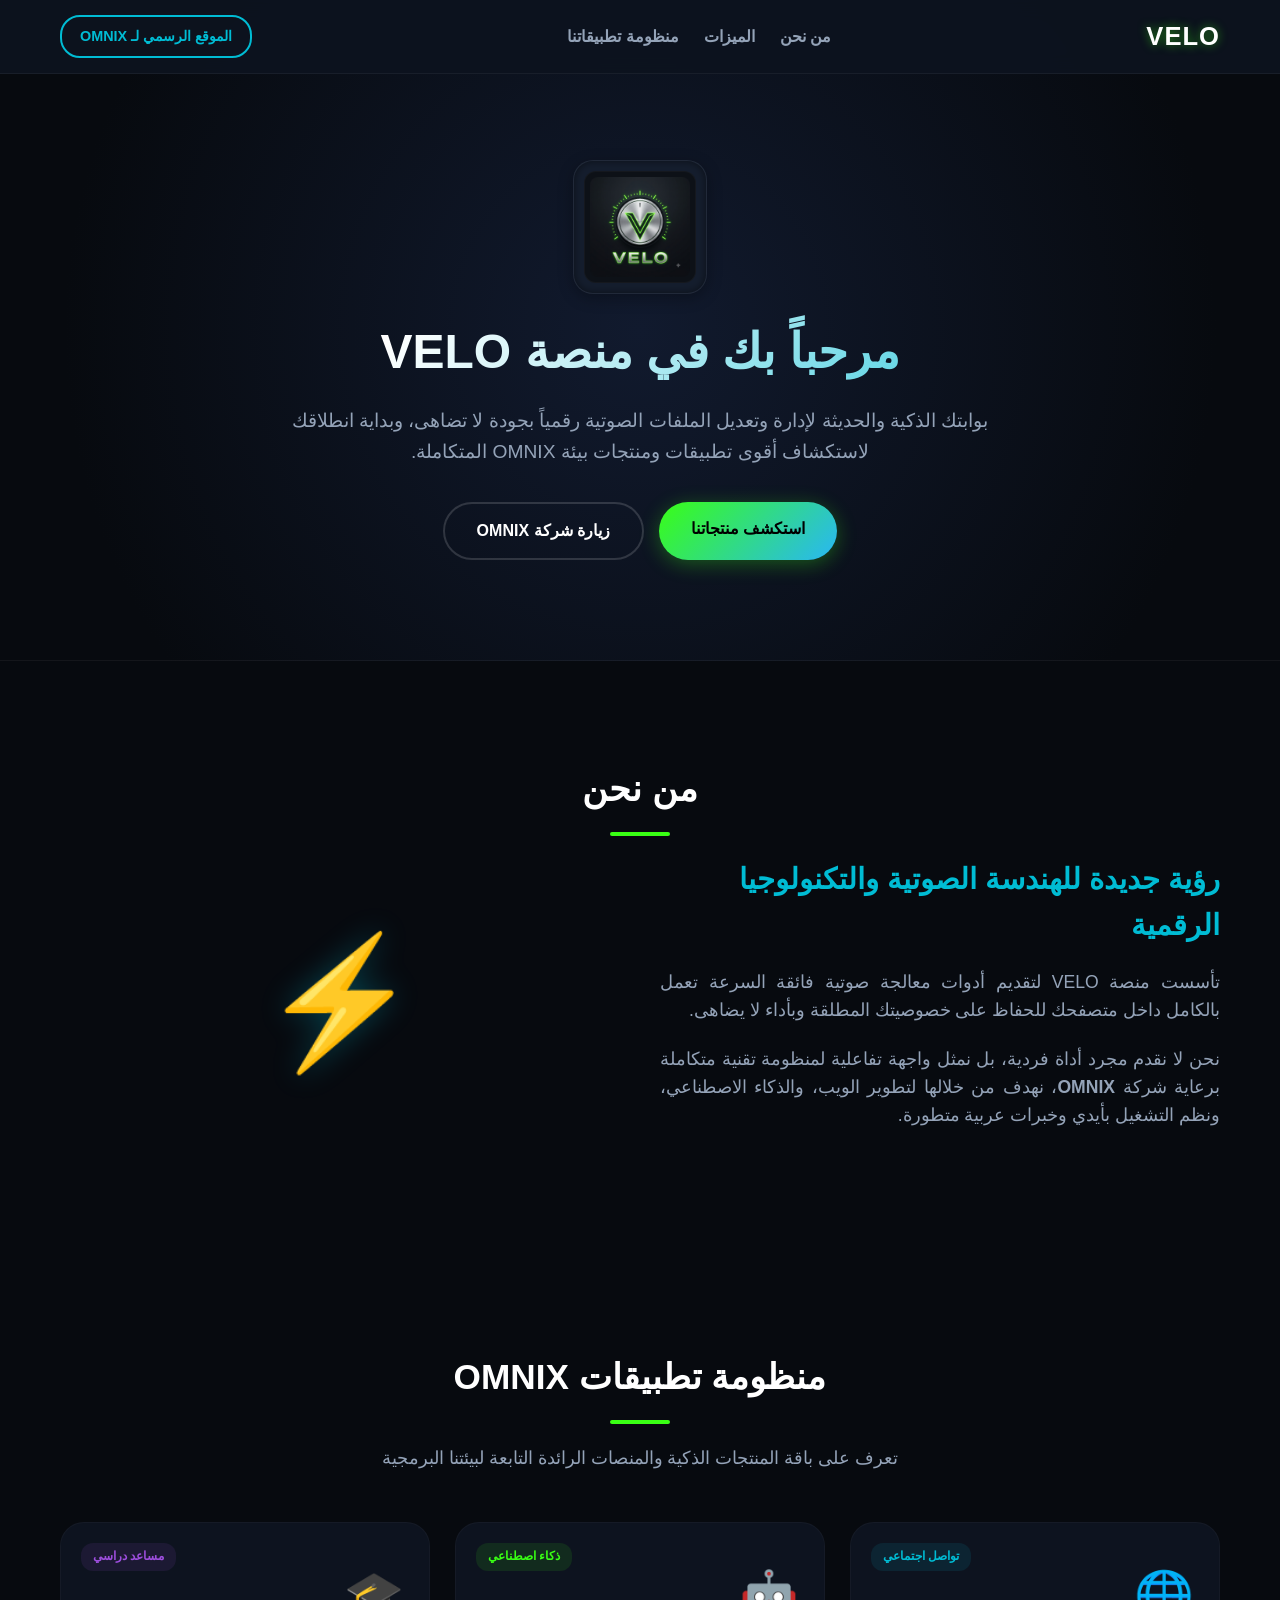
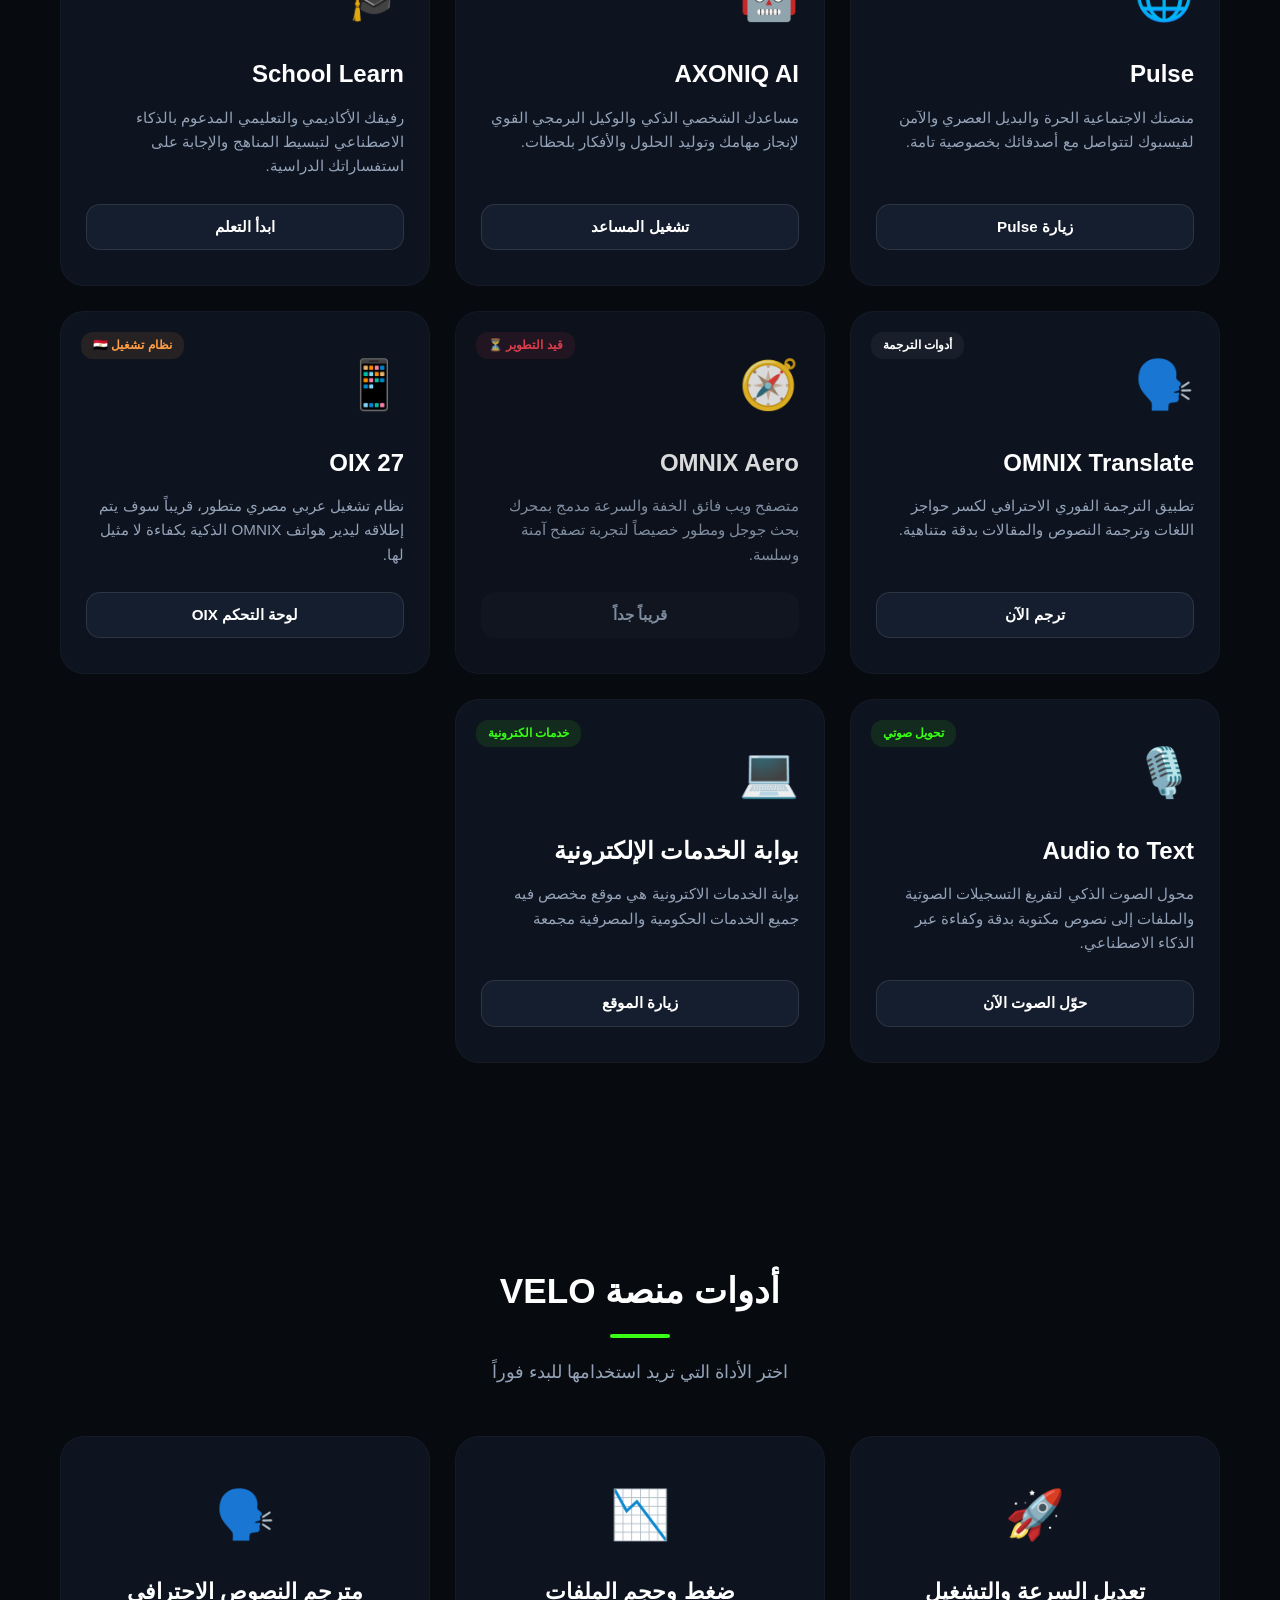
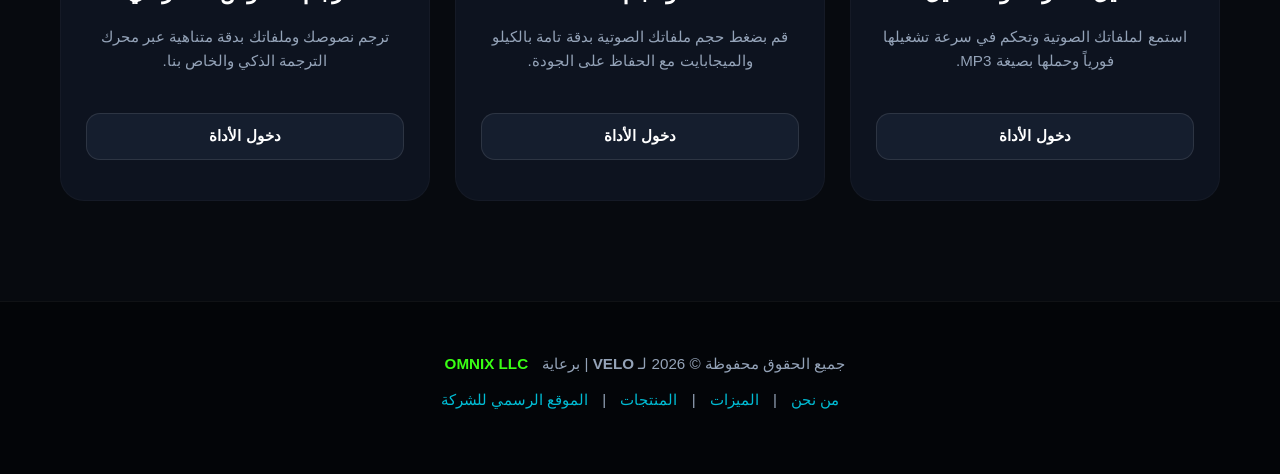
<file: index.html>
<!DOCTYPE html>
<html lang="ar" dir="rtl">
<head>
    <meta charset="UTF-8">
    <meta name="viewport" content="width=device-width, initial-scale=1.0">
    <title>VELO - بوابة تطبيقات OMNIX</title>
    <!-- ربط ملف الـ CSS الخارجي المطور -->
    <link rel="stylesheet" href="home.css">
    <link href="https://fonts.googleapis.com/css2?family=Cairo:wght@400;600;700;900&display=swap" rel="stylesheet">
    <link rel="icon" type="image/png" href="لوجو.png">
</head>
<body>

    <!-- شريط التنقل العلوي (Navbar) -->
    <nav class="navbar">
        <div class="nav-container">
            <div class="nav-brand">
                <span class="brand-glow">VELO</span>
            </div>
            <ul class="nav-links">
                <li><a href="#about">من نحن</a></li>
                <li><a href="#features">الميزات</a></li>
                <li><a href="#products">منظومة تطبيقاتنا</a></li>
            </ul>
            <a href="https://omnixllc.lovable.app" target="_blank" class="btn-nav">الموقع الرسمي لـ OMNIX</a>
        </div>
    </nav>

    <!-- قسم الترحيب والبطولة -->
    <header class="hero">
        <div class="logo-container">
            <div class="logo-wrapper">
                <img src="لوجو.png" alt="VELO Logo" class="logo-img">
            </div>
        </div>
        <h1>مرحباً بك في منصة VELO</h1>
        <p>بوابتك الذكية والحديثة لإدارة وتعديل الملفات الصوتية رقمياً بجودة لا تضاهى، وبداية انطلاقك لاستكشاف أقوى تطبيقات ومنتجات بيئة OMNIX المتكاملة.</p>
        <div class="hero-actions">
            <a href="#products" class="btn-primary">استكشف منتجاتنا</a>
            <a href="https://omnixllc.lovable.app" target="_blank" class="btn-secondary-hero">زيارة شركة OMNIX</a>
        </div>
    </header>

    <!-- قسم من نحن -->
    <section id="about">
        <h2 class="section-title">من نحن</h2>
        <div class="about-grid">
            <div class="about-col about-text">
                <h3>رؤية جديدة للهندسة الصوتية والتكنولوجيا الرقمية</h3>
                <p>تأسست منصة VELO لتقديم أدوات معالجة صوتية فائقة السرعة تعمل بالكامل داخل متصفحك للحفاظ على خصوصيتك المطلقة وبأداء لا يضاهى.</p>
                <p>نحن لا نقدم مجرد أداة فردية، بل نمثل واجهة تفاعلية لمنظومة تقنية متكاملة برعاية شركة <strong>OMNIX</strong>، نهدف من خلالها لتطوير الويب، والذكاء الاصطناعي، ونظم التشغيل بأيدي وخبرات عربية متطورة.</p>
            </div>
            <div class="about-col icon-col">
                <div class="about-graphic">⚡</div>
            </div>
        </div>
    </section>

    <!-- قسم منتجات المنصة (Products Grid Showcase) -->
    <section id="products">
        <h2 class="section-title">منظومة تطبيقات OMNIX</h2>
        <p class="section-subtitle">تعرف على باقة المنتجات الذكية والمنصات الرائدة التابعة لبيئتنا البرمجية</p>
        
        <div class="products-grid">
            
            <!-- 1. Pulse -->
            <div class="product-card">
                <div class="prod-badge badge-social">تواصل اجتماعي</div>
                <div class="prod-icon">🌐</div>
                <h3>Pulse</h3>
                <p>منصتك الاجتماعية الحرة والبديل العصري والآمن لفيسبوك لتتواصل مع أصدقائك بخصوصية تامة.</p>
                <a href="https://pulse-omnix.lovable.app" target="_blank" class="prod-link-btn">زيارة Pulse</a>
            </div>

            <!-- 2. AXONIQ AI -->
            <div class="product-card">
                <div class="prod-badge badge-ai">ذكاء اصطناعي</div>
                <div class="prod-icon">🤖</div>
                <h3>AXONIQ AI</h3>
                <p>مساعدك الشخصي الذكي والوكيل البرمجي القوي لإنجاز مهامك وتوليد الحلول والأفكار بلحظات.</p>
                <a href="https://agent.jotform.com/01999feb586f7f22bc2e40ecd0f77e2ca2d9" target="_blank" class="prod-link-btn">تشغيل المساعد</a>
            </div>

            <!-- 3. School Learn -->
            <div class="product-card">
                <div class="prod-badge badge-edu">مساعد دراسي</div>
                <div class="prod-icon">🎓</div>
                <h3>School Learn</h3>
                <p>رفيقك الأكاديمي والتعليمي المدعوم بالذكاء الاصطناعي لتبسيط المناهج والإجابة على استفساراتك الدراسية.</p>
                <a href="https://app.edcafe.ai/chatbots/694bc76c77a50eb783944f0c" target="_blank" class="prod-link-btn">ابدأ التعلم</a>
            </div>

            <!-- 4. OMNIX Translate -->
            <div class="product-card">
                <div class="prod-badge badge-tool">أدوات الترجمة</div>
                <div class="prod-icon">🗣️</div>
                <h3>OMNIX Translate</h3>
                <p>تطبيق الترجمة الفوري الاحترافي لكسر حواجز اللغات وترجمة النصوص والمقالات بدقة متناهية.</p>
                <a href="https://omnix-translate.lovable.app" target="_blank" class="prod-link-btn">ترجم الآن</a>
            </div>

            <!-- 5. OMNIX Aero -->
            <div class="product-card dev-card">
                <div class="prod-badge badge-dev">قيد التطوير ⏳</div>
                <div class="prod-icon">🧭</div>
                <h3>OMNIX Aero</h3>
                <p>متصفح ويب فائق الخفة والسرعة مدمج بمحرك بحث جوجل ومطور خصيصاً لتجربة تصفح آمنة وسلسة.</p>
                <span class="prod-link-btn disabled">قريباً جداً</span>
            </div>

            <!-- 6. OIX 27 -->
            <div class="product-card">
                <div class="prod-badge badge-os">نظام تشغيل 🇪🇬</div>
                <div class="prod-icon">📱</div>
                <h3>OIX 27</h3>
                <p>نظام تشغيل عربي مصري متطور، قريباً سوف يتم إطلاقه ليدير هواتف OMNIX الذكية بكفاءة لا مثيل لها.</p>
                <a href="https://oix-os-dashboard-32710971962.us-west1.run.app/" target="_blank" class="prod-link-btn btn-os">لوحة التحكم OIX</a>
            </div>

            <!-- 7. Audio to Text -->
            <div class="product-card">
                <div class="prod-badge badge-ai">تحويل صوتي</div>
                <div class="prod-icon">🎙️</div>
                <h3>Audio to Text</h3>
                <p>محول الصوت الذكي لتفريغ التسجيلات الصوتية والملفات إلى نصوص مكتوبة بدقة وكفاءة عبر الذكاء الاصطناعي.</p>
                <a href="https://ai.studio/apps/50021029-25b6-42e1-9110-183f9dffd6e2?fullscreenApplet=true" target="_blank" class="prod-link-btn">حوّل الصوت الآن</a>
            </div>
            <div class="product-card">
                <div class="prod-badge badge-ai">خدمات الكترونية</div>
                <div class="prod-icon">💻</div>
                <h3>بوابة الخدمات الإلكترونية</h3>
                <p>بوابة الخدمات الاكترونية هي موقع مخصص فيه جميع الخدمات الحكومية والمصرفية مجمعة</p>
                <a href="https://abdou825.github.io/bwabet-elkhadmat/" target="_blank" class="prod-link-btn">زيارة الموقع</a>
            </div>

        </div>
    </section>
    <!-- قسم ميزات وأدوات المنصة التفاعلي -->
    <section id="features">
        <h2 class="section-title">أدوات منصة VELO</h2>
        <p class="section-subtitle">اختر الأداة التي تريد استخدامها للبدء فوراً</p>
        <div class="features-grid">
            
            <!-- كارت أداة السرعة -->
            <div class="feature-card">
                <div class="feature-icon">🚀</div>
                <h3>تعديل السرعة والتشغيل</h3>
                <p>استمع لملفاتك الصوتية وتحكم في سرعة تشغيلها فورياً وحملها بصيغة MP3.</p>
                <a href="ar.html" class="prod-link-btn" style="margin-top: 15px;">دخول الأداة</a>
            </div>

            <!-- كارت أداة الضغط -->
            <div class="feature-card">
                <div class="feature-icon">📉</div>
                <h3>ضغط وحجم الملفات</h3>
                <p>قم بضغط حجم ملفاتك الصوتية بدقة تامة بالكيلو والميجابايت مع الحفاظ على الجودة.</p>
                <a href="compress_ar.html" class="prod-link-btn" style="margin-top: 15px;">دخول الأداة</a>
            </div>

            <!-- كارت أداة الترجمة -->
            <div class="feature-card">
                <div class="feature-icon">🗣️</div>
                <h3>مترجم النصوص الاحترافي</h3>
                <p>ترجم نصوصك وملفاتك بدقة متناهية عبر محرك الترجمة الذكي والخاص بنا.</p>
                <a href="translate.html" class="prod-link-btn" style="margin-top: 15px;">دخول الأداة</a>
            </div>

        </div>
    </section>

    <!-- تذييل الصفحة -->
    <footer>
        <p>جميع الحقوق محفوظة © 2026 لـ <strong>VELO</strong> | برعاية <a href="https://omnixllc.lovable.app" target="_blank" style="color: var(--color-neon-green); font-weight: bold;">OMNIX LLC</a></p>
        <p>
            <a href="#about">من نحن</a> | 
            <a href="#features">الميزات</a> | 
            <a href="#products">المنتجات</a> | 
            <a href="https://omnixllc.lovable.app" target="_blank">الموقع الرسمي للشركة</a>
        </p>
    </footer>

</body>
</html>
</file>
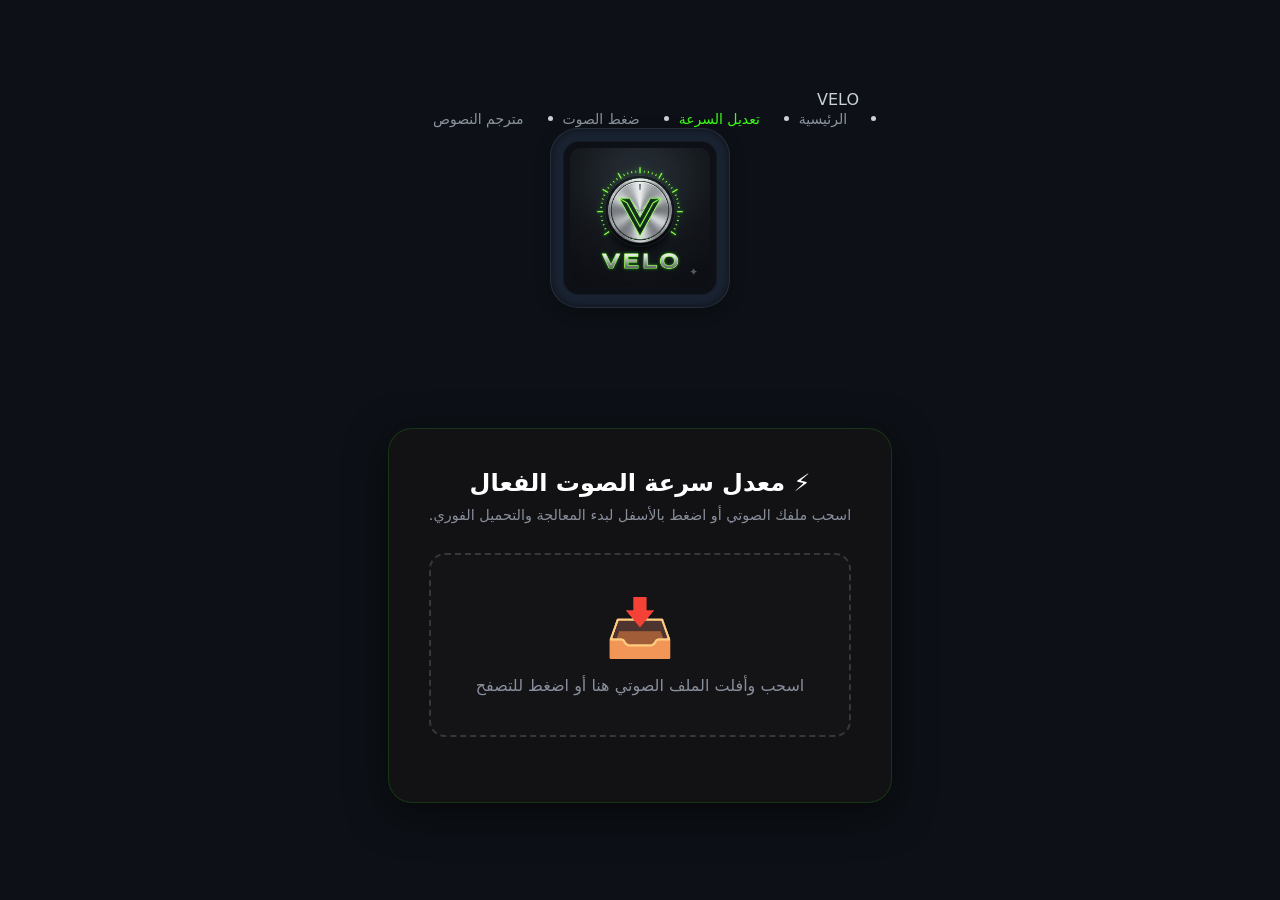
<file: ar.html>
<!DOCTYPE html>
<html lang="ar" dir="rtl">
<head>
    <meta charset="UTF-8">
    <meta name="viewport" content="width=device-width, initial-scale=1.0">
    <title>VELO - تعديل سرعة الصوت الفعال</title>
    <!-- استدعاء ملف الستايل الخاص بموقعك -->
    <link rel="stylesheet" href="style.css">
    <link rel="icon" type="image/png" href="لوجو.png">
    <style>
        /* تنسيقات واجهة مشغل الصوت المتقدم */
        .tool-container {
            max-width: 650px;
            margin: 120px auto 50px;
            background-color: #121214;
            padding: 40px;
            border-radius: 24px;
            border: 1px solid rgba(57, 255, 20, 0.15);
            text-align: center;
            box-shadow: 0 10px 40px rgba(0, 0, 0, 0.6);
            font-family: sans-serif;
        }
        .upload-area {
            border: 2px dashed rgba(255, 255, 255, 0.15);
            padding: 40px 20px;
            border-radius: 16px;
            cursor: pointer;
            transition: all 0.3s ease;
            margin-bottom: 25px;
            background: rgba(255, 255, 255, 0.01);
        }
        .upload-area:hover {
            border-color: #39ff14;
            background-color: rgba(57, 255, 20, 0.03);
        }
        .file-info {
            font-size: 1.1rem;
            color: #ffffff;
            margin-top: 15px;
            font-weight: bold;
        }
        /* حاوية المشغل تظهر بعد الرفع وتكون مخفية بالبداية */
        #player-container {
            display: none; /* يتم تفعيله برمجياً عبر الجافا سكريبت */
            flex-direction: column;
            gap: 20px;
            margin-top: 25px;
            background: rgba(255, 255, 255, 0.03);
            padding: 25px;
            border-radius: 16px;
            border: 1px solid rgba(255, 255, 255, 0.05);
        }
        .custom-player-bar {
            display: flex;
            align-items: center;
            gap: 15px;
            justify-content: space-between;
        }
        .play-button {
            background: #39ff14;
            border: none;
            color: #000;
            width: 50px;
            height: 50px;
            border-radius: 50%;
            font-size: 1.4rem;
            cursor: pointer;
            display: flex;
            align-items: center;
            justify-content: center;
            transition: transform 0.2s;
        }
        .play-button:hover {
            transform: scale(1.08);
        }
        .progress-container {
            flex-grow: 1;
            height: 8px;
            background: rgba(255, 255, 255, 0.1);
            border-radius: 4px;
            position: relative;
            cursor: pointer;
        }
        .progress-fill {
            height: 100%;
            background: #39ff14;
            width: 0%;
            border-radius: 4px;
            transition: width 0.1s linear;
        }
        .time-display {
            font-size: 0.85rem;
            color: #888e9b;
            min-width: 80px;
            text-align: left;
        }
        .speed-control-box {
            margin: 20px 0;
            text-align: right;
        }
        .speed-control-box label {
            display: block;
            margin-bottom: 12px;
            color: #888e9b;
            font-size: 0.95rem;
        }
        .speed-slider {
            width: 100%;
            accent-color: #39ff14;
            height: 6px;
            border-radius: 5px;
            outline: none;
        }
        .speed-presets {
            display: flex;
            gap: 10px;
            margin-top: 10px;
            justify-content: center;
        }
        .speed-opt {
            background: rgba(255, 255, 255, 0.05);
            border: 1px solid rgba(255, 255, 255, 0.1);
            color: #fff;
            padding: 6px 14px;
            border-radius: 20px;
            cursor: pointer;
            font-size: 0.85rem;
            transition: all 0.2s;
        }
        .speed-opt.active, .speed-opt:hover {
            background: #39ff14;
            color: #000;
            border-color: #39ff14;
        }
        .download-action-btn {
            background: linear-gradient(135deg, #39ff14 0%, #00bcd4 100%);
            color: #000;
            border: none;
            padding: 15px;
            font-weight: bold;
            font-size: 1.05rem;
            border-radius: 30px;
            cursor: pointer;
            width: 100%;
            transition: all 0.3s;
            margin-top: 15px;
        }
        .download-action-btn:hover {
            box-shadow: 0 5px 20px rgba(57, 255, 20, 0.4);
            transform: translateY(-2px);
        }
        .download-action-btn:disabled {
            background: #333;
            color: #777;
            cursor: not-allowed;
            box-shadow: none;
            transform: none;
        }
    </style>
</head>
<body>

    <!-- شريط التنقل العلوي -->
    <nav class="navbar">
        <div class="nav-container">
            <div class="nav-brand">
                <span class="brand-glow">VELO</span>
            </div>
            <ul class="nav-links">
                <li><a href="index.html">الرئيسية</a></li>
                <li><a href="ar.html" style="color: #39ff14;">تعديل السرعة</a></li>
                <li><a href="compress_ar.html">ضغط الصوت</a></li>
                <li><a href="translate.html">مترجم النصوص</a></li>
            </ul>
        </div>
    </nav>
    <div class="logo-container">
            <div class="logo-wrapper">
        <!-- تأكد من وضع مسار الصورة الصحيح للوجو الخاص بك هنا -->
                <img src="لوجو.png" alt="VELO Logo" class="logo-img">
            </div>
    </div>

    <!-- حاوية أداة تعديل السرعة المدمجة -->
    <div class="tool-container">
        <h2 style="color: #fff; margin-bottom: 10px;">⚡ معدل سرعة الصوت الفعال</h2>
        <p style="color: #888e9b; margin-bottom: 30px; font-size: 0.9rem;">اسحب ملفك الصوتي أو اضغط بالأسفل لبدء المعالجة والتحميل الفوري.</p>

        <!-- منطقة السحب والإفلات وتحديد الملف -->
        <div class="upload-area" id="dropzone" onclick="document.getElementById('audio-upload').click()">
            <div style="font-size: 3.5rem; margin-bottom: 15px;">📥</div>
            <div id="file-name" style="color: #888e9b;">اسحب وأفلت الملف الصوتي هنا أو اضغط للتصفح</div>
            <input type="file" id="audio-upload" accept="audio/*" style="display: none;">
        </div>

        <!-- مشغل الصوت الأساسي (مخفي، يُستخدم للتشغيل في الخلفية) -->
        <audio id="main-audio" style="display: none;"></audio>

        <!-- لوحة التحكم الاحترافية للمستخدم (تظهر برمجياً بعد الرفع) -->
        <div id="player-container">
            <!-- شريط تشغيل الصوت المخصص -->
            <div class="custom-player-bar">
                <button class="play-button" id="play-btn">▶</button>
                <div class="progress-container" id="progress-bar">
                    <div class="progress-fill" id="progress-fill"></div>
                </div>
                <div class="time-display">
                    <span id="current-time">00:00</span> / <span id="duration">00:00</span>
                </div>
            </div>

            <!-- التحكم بالسرعة -->
            <div class="speed-control-box">
                <label>التحكم في سرعة الملف الصوتي: <strong style="color: #39ff14;" id="speed-val">1.0</strong>x</label>
                <input type="range" class="speed-slider" id="speed-slider" min="0.5" max="2.0" step="0.1" value="1.0">
                
                <!-- أزرار السرعة السريعة -->
                <div class="speed-presets">
                    <button class="speed-opt" data-speed="0.5">0.5x (بطيء)</button>
                    <button class="speed-opt active" data-speed="1.0">العادية</button>
                    <button class="speed-opt" data-speed="1.5">1.5x</button>
                    <button class="speed-opt" data-speed="2.0">2.0x (سريع)</button>
                </div>
            </div>

            <!-- زر التحميل النهائي الفعال -->
            <button class="download-action-btn" id="download-btn">💾 تحميل الملف الصوتي المعدل</button>
        </div>
    </div>

    <!-- تفعيل منطق الجافا سكريبت الكامل والمعدل لحل مشاكل المتصفحات المانعة للصوت تلقائياً -->
    <script>
        document.addEventListener('DOMContentLoaded', () => {
            const fileInput = document.getElementById('audio-upload');
            const dropzone = document.getElementById('dropzone');
            const audio = document.getElementById('main-audio');
            const playBtn = document.getElementById('play-btn');
            const progressBar = document.getElementById('progress-bar');
            const progressFill = document.getElementById('progress-fill');
            const currentTimeText = document.getElementById('current-time');
            const durationText = document.getElementById('duration');
            const speedSlider = document.getElementById('speed-slider');
            const speedVal = document.getElementById('speed-val');
            const downloadBtn = document.getElementById('download-btn');
            const playerContainer = document.getElementById('player-container');
            const fileNameDiv = document.getElementById('file-name');

            let audioBuffer = null;

            // --- 1. ميزة السحب والإفلات ---
            dropzone.addEventListener('dragover', (e) => {
                e.preventDefault();
                dropzone.style.borderColor = '#39ff14';
                dropzone.style.background = 'rgba(57, 255, 20, 0.05)';
            });

            dropzone.addEventListener('dragleave', () => {
                dropzone.style.borderColor = 'rgba(255, 255, 255, 0.15)';
                dropzone.style.background = 'rgba(255, 255, 255, 0.01)';
            });

            dropzone.addEventListener('drop', (e) => {
                e.preventDefault();
                dropzone.style.borderColor = 'rgba(255, 255, 255, 0.15)';
                dropzone.style.background = 'rgba(255, 255, 255, 0.01)';
                
                const files = e.dataTransfer.files;
                if (files.length > 0 && files[0].type.startsWith('audio/')) {
                    fileInput.files = files;
                    handleAudioFile(files[0]);
                } else {
                    alert('عذراً، يرجى سحب ملف صوتي صالح فقط!');
                }
            });

            fileInput.addEventListener('change', (e) => {
                const file = e.target.files[0];
                if (file) handleAudioFile(file);
            });

            // --- 2. معالجة وتجهيز الملف الصوتي بشكل مستقر وآمن ---
            function handleAudioFile(file) {
                fileNameDiv.textContent = 'جاري تحليل وقراءة الملف الصوتي... ⏳';
                playerContainer.style.display = 'none';
                
                // ربط ملف الصوت بالمشغل الأساسي للمتصفح
                const fileURL = URL.createObjectURL(file);
                audio.src = fileURL;
                
                const reader = new FileReader();
                reader.onload = function(evt) {
                    const AudioCtx = window.AudioContext || window.webkitAudioContext;
                    const ctx = new AudioCtx();
                    
                    ctx.decodeAudioData(evt.target.result, function(buffer) {
                        audioBuffer = buffer;
                        fileNameDiv.textContent = `🎵 ${file.name}`;
                        playerContainer.style.display = 'flex'; // إظهار المشغل فور اكتمال التجهيز
                        
                        // إعادة تهيئة قيم التشغيل والسرعة
                        audio.playbackRate = 1.0;
                        speedSlider.value = 1.0;
                        speedVal.textContent = "1.0";
                        playBtn.textContent = '▶';
                    }, function(err) {
                        console.error("Decoder Error:", err);
                        fileNameDiv.textContent = '❌ خطأ في قراءة وتحليل ملف الصوت';
                        alert('عذراً، واجهنا مشكلة في فك تشفير هذا الملف الصوتي. تأكد أنه ملف يعمل بصيغة مثل mp3 أو wav أو m4a.');
                    });
                };
                
                reader.onerror = function() {
                    fileNameDiv.textContent = '❌ خطأ أثناء قراءة الملف';
                };

                reader.readAsArrayBuffer(file);
            }

            // --- 3. تشغيل وإيقاف الصوت تلقائياً ---
            playBtn.addEventListener('click', async () => {
                // تفعيل وضع الأوديو في المتصفحات التي تشترط نقرة لتشغيل الصوت
                const AudioCtx = window.AudioContext || window.webkitAudioContext;
                const tempCtx = new AudioCtx();
                if (tempCtx.state === 'suspended') {
                    await tempCtx.resume();
                }

                if (audio.paused) {
                    audio.play();
                    playBtn.textContent = '⏸';
                } else {
                    audio.pause();
                    playBtn.textContent = '▶';
                }
            });

            audio.addEventListener('timeupdate', () => {
                if (!isNaN(audio.duration)) {
                    const pct = (audio.currentTime / audio.duration) * 100;
                    progressFill.style.width = pct + '%';
                    currentTimeText.textContent = formatTime(audio.currentTime);
                    durationText.textContent = formatTime(audio.duration);
                }
            });

            audio.addEventListener('loadedmetadata', () => {
                currentTimeText.textContent = "00:00";
                durationText.textContent = formatTime(audio.duration);
            });

            progressBar.addEventListener('click', (e) => {
                const rect = progressBar.getBoundingClientRect();
                const clickX = e.clientX - rect.left;
                const pct = clickX / rect.width;
                if (!isNaN(audio.duration)) {
                    audio.currentTime = pct * audio.duration;
                }
            });

            function formatTime(secs) {
                if (isNaN(secs) || secs === Infinity) return "00:00";
                const m = Math.floor(secs / 60).toString().padStart(2, '0');
                const s = Math.floor(secs % 60).toString().padStart(2, '0');
                return `${m}:${s}`;
            }

            // --- 4. التحكم في سرعة التشغيل الفورية والـ Presets ---
            function updateSpeed(val) {
                audio.playbackRate = parseFloat(val);
                speedSlider.value = val;
                speedVal.textContent = parseFloat(val).toFixed(1);
                
                document.querySelectorAll('.speed-opt').forEach(btn => {
                    if (parseFloat(btn.dataset.speed) === parseFloat(val)) {
                        btn.classList.add('active');
                    } else {
                        btn.classList.remove('active');
                    }
                });
            }

            speedSlider.addEventListener('input', (e) => {
                updateSpeed(e.target.value);
            });

            document.querySelectorAll('.speed-opt').forEach(btn => {
                btn.addEventListener('click', () => {
                    updateSpeed(btn.dataset.speed);
                });
            });

            // --- 5. تصدير وتنزيل الملف الصوتي بالسرعة الجديدة بنجاح ---
            downloadBtn.addEventListener('click', async () => {
                if (!audioBuffer) {
                    alert('الرجاء اختيار ملف صوتي أولاً!');
                    return;
                }

                downloadBtn.textContent = 'جاري معالجة السرعة وتصدير الملف... ⚡';
                downloadBtn.disabled = true;

                try {
                    const rate = parseFloat(speedSlider.value);
                    const numChannels = audioBuffer.numberOfChannels;
                    const oldLength = audioBuffer.length;
                    
                    const newLength = Math.round(oldLength / rate);
                    const sampleRate = audioBuffer.sampleRate;

                    const OfflineCtx = window.OfflineAudioContext || window.webkitOfflineAudioContext;
                    const offlineCtx = new OfflineCtx(numChannels, newLength, sampleRate);

                    const source = offlineCtx.createBufferSource();
                    source.buffer = audioBuffer;
                    
                    source.playbackRate.setValueAtTime(rate, offlineCtx.currentTime);
                    source.connect(offlineCtx.destination);
                    source.start(0);

                    const renderedBuffer = await offlineCtx.startRendering();
                    const wavBlob = bufferToWav(renderedBuffer);
                    
                    const link = document.createElement('a');
                    link.href = URL.createObjectURL(wavBlob);
                    link.download = `velo_speed_${rate}x.wav`;
                    link.click();

                } catch (e) {
                    console.error("Rendering Error:", e);
                    alert('حدث خطأ أثناء معالجة وحفظ الملف الصوتي المعدل.');
                } finally {
                    downloadBtn.textContent = '💾 تحميل الملف الصوتي المعدل';
                    downloadBtn.disabled = false;
                }
            });

            // دالة تحويل قنوات الصوت إلى هيكل ملف WAV رسمي 16-بت
            function bufferToWav(buffer) {
                const numOfChan = buffer.numberOfChannels,
                    length = buffer.length * numOfChan * 2 + 44,
                    bufferArr = new ArrayBuffer(length),
                    view = new DataView(bufferArr),
                    channels = [], 
                    sampleRate = buffer.sampleRate;

                let writeOffset = 0;

                function setUint16(data) { view.setUint16(writeOffset, data, true); writeOffset += 2; }
                function setUint32(data) { view.setUint32(writeOffset, data, true); writeOffset += 4; }

                setUint32(0x46464952); // "RIFF"
                setUint32(length - 8); 
                setUint32(0x45564157); // "WAVE"
                setUint32(0x20746d66); // "fmt " subchunk
                setUint32(16);         // Chunk size
                setUint16(1);          // Linear PCM
                setUint16(numOfChan);
                setUint32(sampleRate);
                setUint32(sampleRate * 2 * numOfChan); 
                setUint16(numOfChan * 2); 
                setUint16(16);         // Bits per sample (16-bit)
                setUint32(0x61746164); // "data" subchunk
                setUint32(length - writeOffset - 4);

                for (let i = 0; i < numOfChan; i++) {
                    channels.push(buffer.getChannelData(i));
                }

                for (let i = 0; i < buffer.length; i++) {
                    for (let channel = 0; channel < numOfChan; channel++) {
                        let sample = Math.max(-1, Math.min(1, channels[channel][i]));
                        sample = sample < 0 ? sample * 0x8000 : sample * 0x7FFF;
                        view.setInt16(writeOffset, sample, true);
                        writeOffset += 2;
                    }
                }
                return new Blob([bufferArr], { type: 'audio/wav' });
            }
        });
    </script>
</body>
</html>
</file>
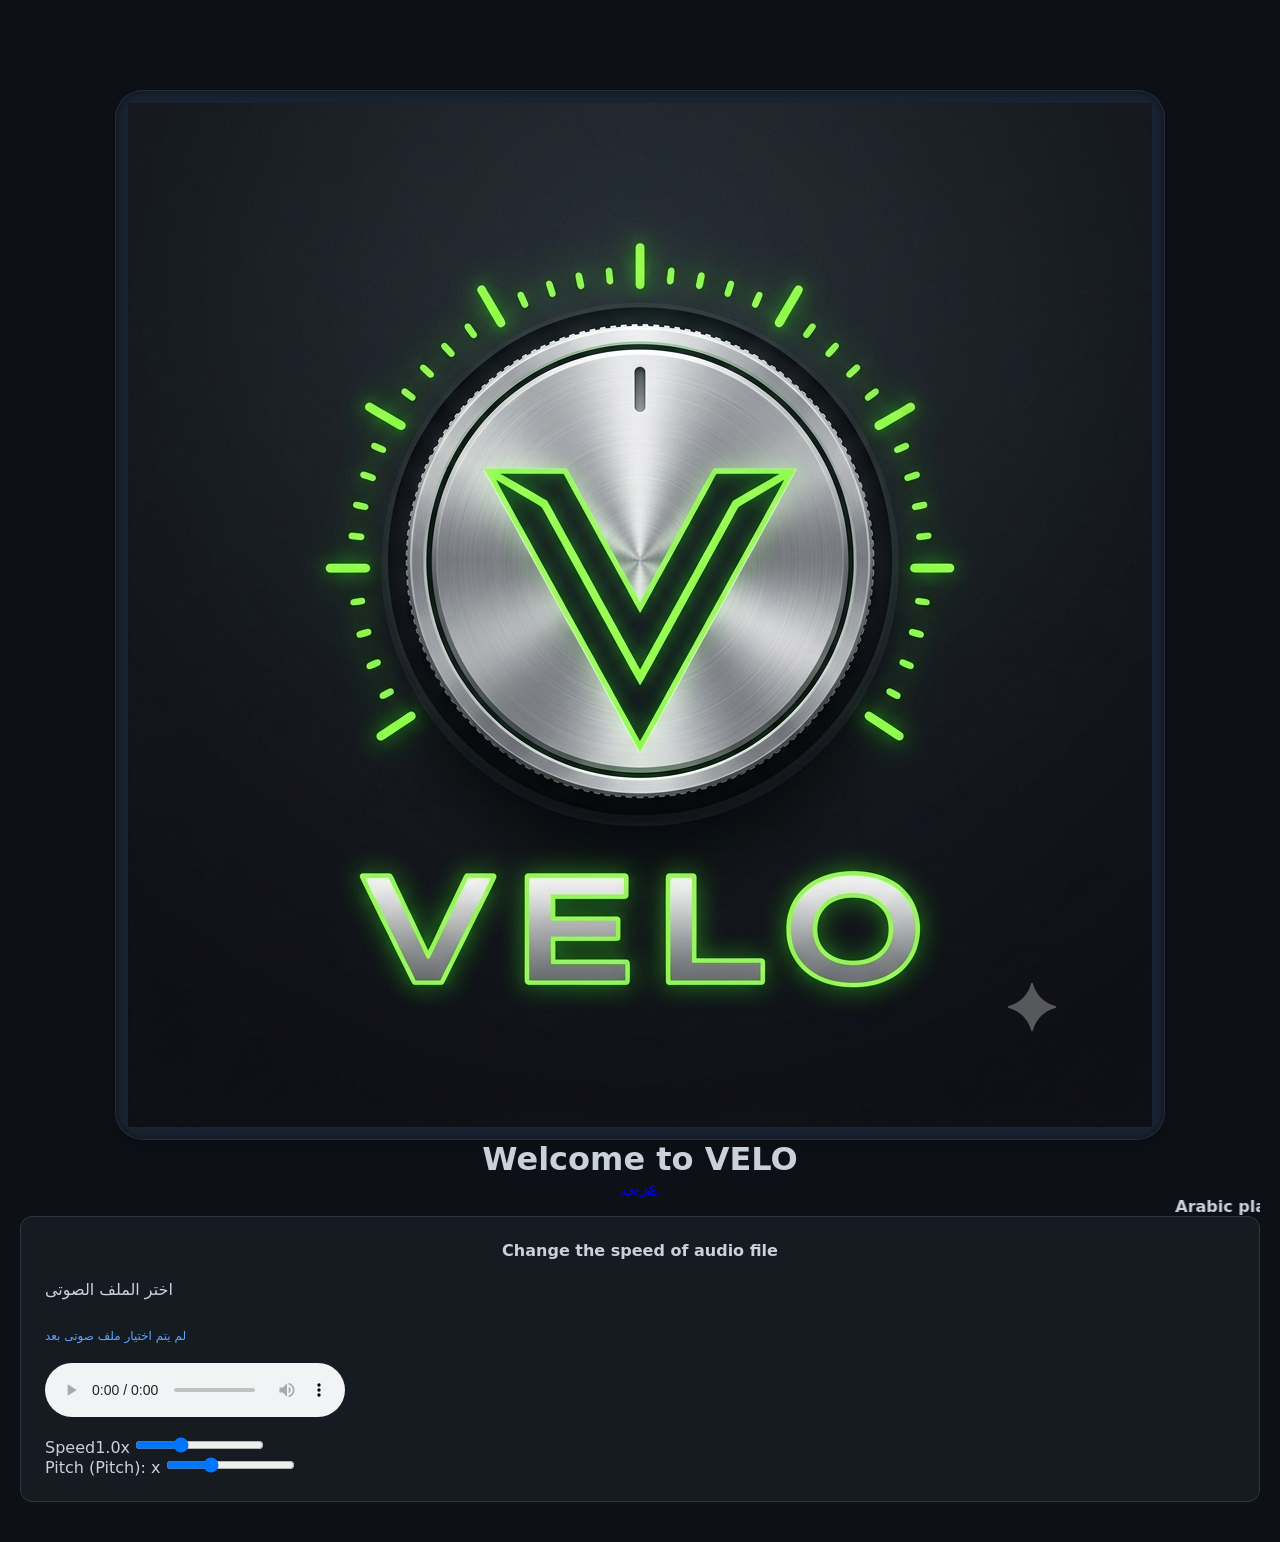
<file: en.html>
<!DOCTYPE html>
<html lang="en" dir="ltr">
<head>
    <meta charset="UTF-8">
    <meta name="viewport" content="width=device-width, initial-scale=1.0">
    <link rel="stylesheet" href="style.css">
    <title>VELO</title>
    <link rel="icon" type="image/png" href="لوجو.png">
</head>
<body>
    <div class="logo-container">
        <img src="لوجو.png" alt="VELO Logo" class="site-logo">
    </div>
    <h1>Welcome to VELO</h1>
    <a href="index.html" class="lang-btn">عربى</a>
    <marquee direction="" >
            <p><strong>Arabic platform for control of speed of audio files</strong></p>
    </marquee>
    <div class="audio-card">
        <h2>Change the speed of audio file</h2>
        <label for="audio-upload" class="upload-btn">اختر الملف الصوتى</label>
        <input type="file" id="audio-upload" accept="audio/*">
        <div id="file-name" class="file-name">لم يتم اختيار ملف صوتى بعد</div>
        <audio id="audio-element" controls></audio>
        <div class="controls-container">
            <div class="controls-group">
                <label>Speed<span id="speed-val">1.0</span>x</label>
                <input type="range" id="speed-slider" min="0.5" max="2.0" step="0.1" value="1">
            </div>
            <div class="control-group">
                <label>Pitch (Pitch): <span id="pitch-val"></span>x</label>
                <input type="range" id="pitch-slider" min="0.5" max="2.0" step="0.1" value="1">
            </div>
        </div>
    </div>
    <script src="main.js">
        localStorage.setItem('preferredLang', 'en');
    </script>
</body>
</html>
</file>
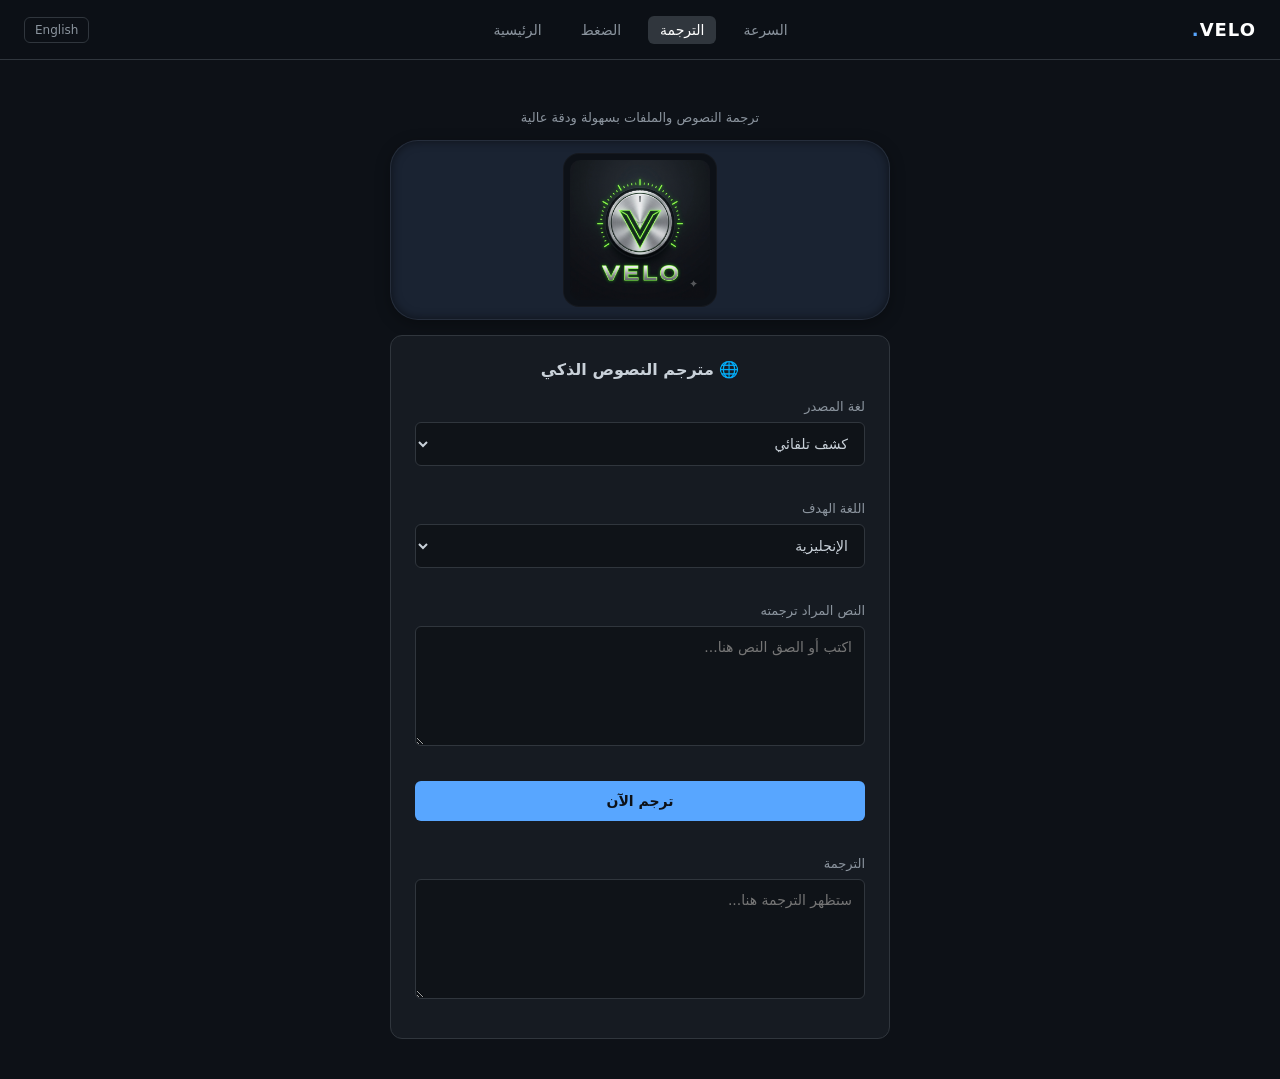
<file: translate.html>
<!DOCTYPE html>
<html lang="ar" dir="rtl">
<head>
    <meta charset="UTF-8">
    <meta name="viewport" content="width=device-width, initial-scale=1.0">
    <title>VELO - الترجمة</title>
    <!-- تم ربط ملف التنسيق الخاص بالترجمة بنجاح لإنهاء مشكلة الصفحة البيضاء -->
    <link rel="stylesheet" href="translate.css">
    <link href="https://fonts.googleapis.com/css2?family=Cairo:wght@400;600;700;900&display=swap" rel="stylesheet">
    <link rel="icon" type="image/png" href="لوجو.png">
</head>
<body>

    <header class="main-header">
        <a href="ar.html" class="header-logo">VELO<span>.</span></a>
        <nav class="nav-links">
            <a href="ar.html">السرعة</a>
            <a href="translate.html" class="active">الترجمة</a>
            <a href="compress_ar.html">الضغط</a>
            <a href="index.html">الرئيسية</a>
        </nav>
        <a href="translateen.html" class="header-lang-btn">English</a>
    </header>

    <div class="main-wrapper">
        <p class="brand-sub">ترجمة النصوص والملفات بسهولة ودقة عالية</p>
        <div class="logo-container">
            <div class="logo-wrapper">
        <!-- تأكد من وضع مسار الصورة الصحيح للوجو الخاص بك هنا -->
                <img src="لوجو.png" alt="VELO Logo" class="logo-img">
            </div>
        </div>

        <div class="audio-card">
            <h2>🌐 مترجم النصوص الذكي</h2>
            
            <div class="form-group">
                <label>لغة المصدر</label>
                <select id="source-lang">
                    <option value="auto">كشف تلقائي</option>
                    <option value="ar">العربية</option>
                    <option value="en">الإنجليزية</option>
                </select>
            </div>

            <div class="form-group">
                <label>اللغة الهدف</label>
                <select id="target-lang">
                    <option value="en">الإنجليزية</option>
                    <option value="ar">العربية</option>
                </select>
            </div>

            <div class="form-group">
                <label>النص المراد ترجمته</label>
                <textarea id="source-text" placeholder="اكتب أو الصق النص هنا..."></textarea>
            </div>

            <button class="action-btn" id="translate-btn">ترجم الآن</button>

            <div class="form-group" style="margin-top: 15px;">
                <label>الترجمة</label>
                <textarea id="result-text" readonly placeholder="ستظهر الترجمة هنا..."></textarea>
            </div>
        </div>
    </div>
    <script src="translate.js"></script>

</body>
</html>
</file>
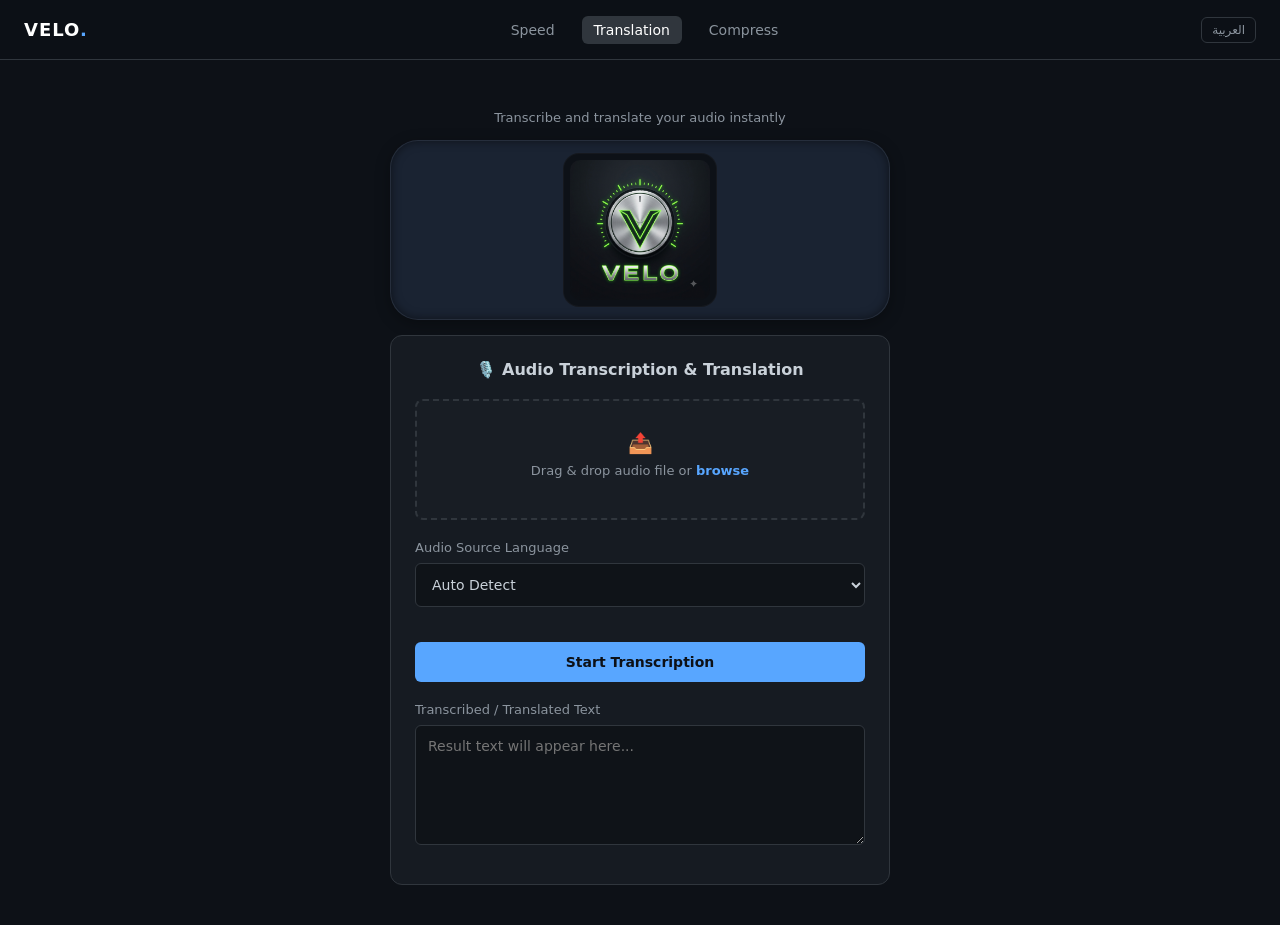
<file: translateen.html>
<!DOCTYPE html>
<html lang="en" dir="ltr">
<head>
    <meta charset="UTF-8">
    <meta name="viewport" content="width=device-width, initial-scale=1.0">
    <title>VELO - Translation</title>
    <link rel="stylesheet" href="translate.css">
    <link href="https://fonts.googleapis.com/css2?family=Inter:wght@400;600;700;900&display=swap" rel="stylesheet">
    <link rel="icon" type="image/png" href="لوجو.png">
</head>
<body>

    <header class="main-header">
        <a href="en.html" class="header-logo">VELO<span>.</span></a>
        <nav class="nav-links">
            <a href="en.html">Speed</a>
            <a href="translate_en.html" class="active">Translation</a>
            <a href="compress_en.html">Compress</a>
        </nav>
        <a href="translate.html" class="header-lang-btn">العربية</a>
    </header>

    <div class="main-wrapper">
        <p class="brand-sub">Transcribe and translate your audio instantly</p>
        <div class="logo-container">
            <div class="logo-wrapper">
        <!-- تأكد من وضع مسار الصورة الصحيح للوجو الخاص بك هنا -->
                <img src="لوجو.png" alt="VELO Logo" class="logo-img">
            </div>
        </div>

        <div class="audio-card">
            <h2>🎙️ Audio Transcription & Translation</h2>
            
            <label for="audio-upload" class="dropzone">
                <span style="font-size: 20px; display: block;">📤</span>
                <p>Drag & drop audio file or <strong>browse</strong></p>
                <div id="file-name" class="file-name"></div>
            </label>
            <input type="file" id="audio-upload" accept="audio/*">

            <div class="form-group">
                <label>Audio Source Language</label>
                <select id="source-lang">
                    <option value="auto">Auto Detect</option>
                    <option value="en">English</option>
                    <option value="ar">Arabic</option>
                </select>
            </div>

            <button class="action-btn" id="start-btn">Start Transcription</button>

            <div class="form-group">
                <label>Transcribed / Translated Text</label>
                <textarea id="result-box" rows="5" placeholder="Result text will appear here..."></textarea>
            </div>
        </div>
    </div>

    <script src="translateen.js">
        const fileInput = document.getElementById('audio-upload');
        const fileNameDiv = document.getElementById('file-name');
        const startBtn = document.getElementById('start-btn');
        const resultBox = document.getElementById('result-box');

        fileInput.addEventListener('change', (e) => {
            const file = e.target.files[0];
            if (file) {
                fileNameDiv.textContent = file.name;
            }
        });

        startBtn.addEventListener('click', () => {
            if(!fileInput.files[0]) {
                alert('Please select an audio file first!');
                return;
            }
            startBtn.textContent = 'Transcribing...';
            startBtn.disabled = true;

            setTimeout(() => {
                resultBox.value = "Transcription simulated successfully!\n\nWelcome to VELO smart audio suite.";
                startBtn.textContent = 'Start Transcription';
                startBtn.disabled = false;
            }, 1500);
        });
    </script>
</body>
</html>
</file>
<file: home.css>
/* إعدادات الخطوط والألوان العامة للمظهر المظلم الحديث */
:root {
    --bg-dark: #070a0f;
    --bg-card: #0d131f;
    --bg-accent: #151e2e;
    --text-main: #ffffff;
    --text-muted: #94a3b8;
    --color-neon-green: #39ff14;
    --color-blue: #00bcd4;
    --color-purple: #9d4edd;
    --color-red: #ff4757;
    --transition-speed: 0.3s;
}

* {
    box-sizing: border-box;
    margin: 0;
    padding: 0;
    font-family: 'Segoe UI', Tahoma, Geneva, Verdana, sans-serif;
}

body {
    background-color: var(--bg-dark);
    color: var(--text-main);
    line-height: 1.6;
    overflow-x: hidden;
}

/* شريط التنقل العلوي (Navbar) */
.navbar {
    background-color: rgba(13, 19, 31, 0.95);
    border-bottom: 1px solid rgba(255, 255, 255, 0.05);
    position: fixed;
    top: 0;
    left: 0;
    width: 100%;
    z-index: 1000;
    backdrop-filter: blur(10px);
}

.nav-container {
    max-width: 1200px;
    margin: 0 auto;
    padding: 15px 20px;
    display: flex;
    justify-content: space-between;
    align-items: center;
}

.nav-brand .brand-glow {
    font-size: 1.6rem;
    font-weight: 900;
    color: var(--text-main);
    letter-spacing: 1px;
    text-shadow: 0 0 10px rgba(57, 255, 20, 0.5);
}

.nav-links {
    display: flex;
    list-style: none;
    gap: 25px;
}

.nav-links a {
    color: var(--text-muted);
    text-decoration: none;
    font-weight: 600;
    transition: color var(--transition-speed);
}

.nav-links a:hover {
    color: var(--color-neon-green);
}

.btn-nav {
    background-color: transparent;
    color: var(--color-blue);
    border: 2px solid var(--color-blue);
    padding: 8px 18px;
    border-radius: 20px;
    text-decoration: none;
    font-weight: bold;
    font-size: 0.9rem;
    transition: all var(--transition-speed);
}

.btn-nav:hover {
    background-color: var(--color-blue);
    color: #000;
    box-shadow: 0 0 15px rgba(0, 188, 212, 0.4);
}

/* حاوية الشعار الاحترافي المقتبس من التصميم */
.logo-container {
    display: inline-flex;
    justify-content: center;
    align-items: center;
    background-color: var(--bg-accent);
    padding: 10px;
    border-radius: 20px;
    box-shadow: inset 0 0 8px rgba(0, 0, 0, 0.5), 
                0 4px 15px rgba(0, 0, 0, 0.3);
    border: 1px solid rgba(255, 255, 255, 0.05);
    transition: transform var(--transition-speed) ease, box-shadow var(--transition-speed) ease;
    margin-bottom: 20px;
}

.logo-wrapper {
    background-color: #0d1117;
    padding: 5px;
    border-radius: 12px;
    display: flex;
    justify-content: center;
    align-items: center;
    overflow: hidden;
    border: 1px solid rgba(255, 255, 255, 0.03);
}

.logo-img {
    width: 100px;
    height: 100px;
    object-fit: cover;
    border-radius: 8px;
    display: block;
}

.logo-container:hover {
    transform: translateY(-2px);
    box-shadow: inset 0 0 8px rgba(0, 0, 0, 0.5), 
                0 8px 25px rgba(57, 255, 20, 0.2);
}

/* قسم الترحيب / البطولة (Hero Section) */
header.hero {
    position: relative;
    padding: 160px 20px 100px;
    text-align: center;
    background: radial-gradient(circle at center, #111a2e 0%, var(--bg-dark) 80%);
    border-bottom: 1px solid rgba(255, 255, 255, 0.05);
}

.hero h1 {
    font-size: 3rem;
    font-weight: 800;
    margin-bottom: 15px;
    background: linear-gradient(135deg, var(--text-main) 30%, var(--color-blue) 100%);
    -webkit-background-clip: text;
    -webkit-text-fill-color: transparent;
}

.hero p {
    font-size: 1.2rem;
    color: var(--text-muted);
    max-width: 750px;
    margin: 0 auto 35px;
}

.hero-actions {
    display: flex;
    justify-content: center;
    gap: 15px;
}

.btn-primary {
    display: inline-block;
    background: linear-gradient(135deg, var(--color-neon-green) 0%, #29b6f6 100%);
    color: #000;
    font-weight: bold;
    padding: 14px 32px;
    border-radius: 30px;
    text-decoration: none;
    box-shadow: 0 4px 20px rgba(57, 255, 20, 0.3);
    transition: all var(--transition-speed) ease;
}

.btn-primary:hover {
    transform: translateY(-3px);
    box-shadow: 0 8px 25px rgba(57, 255, 20, 0.5);
}

.btn-secondary-hero {
    display: inline-block;
    background-color: transparent;
    color: var(--text-main);
    font-weight: bold;
    padding: 14px 32px;
    border-radius: 30px;
    text-decoration: none;
    border: 2px solid rgba(255, 255, 255, 0.15);
    transition: all var(--transition-speed) ease;
}

.btn-secondary-hero:hover {
    background-color: rgba(255, 255, 255, 0.05);
    border-color: var(--text-main);
}

/* التنسيق العام للأقسام */
section {
    padding: 100px 20px;
    max-width: 1200px;
    margin: 0 auto;
}

.section-title {
    text-align: center;
    font-size: 2.2rem;
    margin-bottom: 20px;
    position: relative;
    color: var(--text-main);
}

.section-title::after {
    content: '';
    display: block;
    width: 60px;
    height: 4px;
    background: var(--color-neon-green);
    margin: 15px auto 0;
    border-radius: 2px;
}

.section-subtitle {
    text-align: center;
    color: var(--text-muted);
    font-size: 1.1rem;
    margin-bottom: 50px;
}

/* قسم من نحن */
.about-grid {
    display: flex;
    gap: 40px;
    align-items: center;
    justify-content: space-between;
}

.about-col {
    flex: 1;
}

.about-text h3 {
    font-size: 1.8rem;
    margin-bottom: 20px;
    color: var(--color-blue);
}

.about-text p {
    color: var(--text-muted);
    font-size: 1.1rem;
    margin-bottom: 20px;
    text-align: justify;
}

.icon-col {
    display: flex;
    justify-content: center;
    align-items: center;
}

.about-graphic {
    font-size: 8rem; 
    color: var(--color-blue); 
    text-shadow: 0 0 30px rgba(0, 188, 212, 0.3);
}

/* قسم ميزات المنصة كأدوات تفاعلية */
.features-grid {
    display: flex;
    gap: 25px;
    justify-content: space-between;
}

.feature-card {
    flex: 1;
    background-color: var(--bg-card);
    padding: 40px 25px;
    border-radius: 24px;
    text-align: center;
    border: 1px solid rgba(255, 255, 255, 0.03);
    display: flex;
    flex-direction: column;
    justify-content: space-between;
    transition: all var(--transition-speed) ease;
}

.feature-card:hover {
    transform: translateY(-8px);
    border-color: rgba(57, 255, 20, 0.3);
    box-shadow: 0 12px 30px rgba(57, 255, 20, 0.08);
}

.feature-icon {
    font-size: 3rem;
    color: var(--color-neon-green);
    margin-bottom: 20px;
}

.feature-card h3 {
    font-size: 1.4rem;
    margin-bottom: 15px;
    color: var(--text-main);
}

.feature-card p {
    color: var(--text-muted);
    font-size: 0.95rem;
    margin-bottom: 25px;
    flex-grow: 1;
}

/* قسم شبكة المنتجات لـ OMNIX (Products Grid) */
.products-grid {
    display: grid;
    grid-template-columns: repeat(auto-fit, minmax(320px, 1fr));
    gap: 25px;
}

.product-card {
    background-color: var(--bg-card);
    border-radius: 24px;
    padding: 35px 25px;
    border: 1px solid rgba(255, 255, 255, 0.03);
    position: relative;
    display: flex;
    flex-direction: column;
    justify-content: space-between;
    align-items: flex-start;
    transition: all var(--transition-speed) ease;
}

.product-card:hover {
    transform: translateY(-6px);
    border-color: rgba(0, 188, 212, 0.3);
    box-shadow: 0 12px 30px rgba(0, 0, 0, 0.5);
}

/* بادج نوع وتصنيف التطبيق */
.prod-badge {
    position: absolute;
    top: 20px;
    left: 20px;
    font-size: 0.75rem;
    font-weight: bold;
    padding: 4px 12px;
    border-radius: 12px;
}

.badge-social { background-color: rgba(0, 188, 212, 0.1); color: var(--color-blue); }
.badge-ai { background-color: rgba(57, 255, 20, 0.1); color: var(--color-neon-green); }
.badge-edu { background-color: rgba(157, 78, 221, 0.1); color: var(--color-purple); }
.badge-tool { background-color: rgba(255, 255, 255, 0.05); color: var(--text-main); }
.badge-dev { background-color: rgba(255, 71, 87, 0.1); color: var(--color-red); }
.badge-os { background-color: rgba(255, 159, 67, 0.1); color: #ff9f43; }

.prod-icon {
    font-size: 3rem;
    margin-bottom: 20px;
}

.product-card h3 {
    font-size: 1.5rem;
    color: var(--text-main);
    margin-bottom: 12px;
}

.product-card p {
    color: var(--text-muted);
    font-size: 0.95rem;
    margin-bottom: 25px;
    flex-grow: 1;
}

/* زر الرابط للتحويل للمنتج */
.prod-link-btn {
    display: inline-block;
    width: 100%;
    text-align: center;
    background-color: var(--bg-accent);
    color: var(--text-main);
    border: 1px solid rgba(255, 255, 255, 0.1);
    padding: 10px 0;
    border-radius: 14px;
    text-decoration: none;
    font-weight: bold;
    font-size: 0.95rem;
    transition: all var(--transition-speed) ease;
}

.prod-link-btn:hover {
    background-color: var(--color-neon-green);
    color: #000;
    border-color: var(--color-neon-green);
    box-shadow: 0 5px 15px rgba(57, 255, 20, 0.3);
}

.prod-link-btn.btn-os:hover {
    background-color: #ff9f43;
    color: #000;
    border-color: #ff9f43;
    box-shadow: 0 5px 15px rgba(255, 159, 67, 0.3);
}

/* تجميد الكارت التابع لـ Aero لأنه قيد التطوير */
.dev-card {
    opacity: 0.85;
}

.prod-link-btn.disabled {
    background-color: rgba(255, 255, 255, 0.02);
    color: var(--text-muted);
    border-color: transparent;
    cursor: not-allowed;
}

.prod-link-btn.disabled:hover {
    background-color: rgba(255, 255, 255, 0.02);
    color: var(--text-muted);
    box-shadow: none;
}

/* تذييل الصفحة Footer */
footer {
    background-color: #030508;
    padding: 50px 20px;
    text-align: center;
    border-top: 1px solid rgba(255, 255, 255, 0.05);
    color: var(--text-muted);
    font-size: 0.95rem;
}

footer p {
    margin-bottom: 12px;
}

footer a {
    color: var(--color-blue);
    text-decoration: none;
    margin: 0 10px;
    transition: color var(--transition-speed);
}

footer a:hover {
    color: var(--color-neon-green);
}

/* التجاوب مع الشاشات الصغيرة (الهواتف) */
@media (max-width: 768px) {
    .nav-links {
        display: none; /* إخفاء القائمة لتوفير مساحة على الهاتف والتركيز على زر OMNIX */
    }
    .about-grid, .features-grid {
        flex-direction: column;
        gap: 30px;
    }
    .about-col, .feature-card {
        width: 100%;
    }
    header.hero h1 {
        font-size: 2.2rem;
    }
    .hero-actions {
        flex-direction: column;
        align-items: center;
    }
    .btn-primary, .btn-secondary-hero {
        width: 100%;
        max-width: 300px;
    }
}
</file>
<file: style.css>
:root {
    --bg-color: #0d1117;
    --card-bg: #161b22;
    --border-color: #30363d;
    --primary-color: #58a6ff;
    --text-main: #c9d1d9;
    --text-muted: #8b949e;
}

* {
    margin: 0;
    padding: 0;
    box-sizing: border-box;
    font-family: system-ui, -apple-system, sans-serif;
}

body {
    background-color: var(--bg-color);
    color: var(--text-main);
    min-height: 100vh;
    display: flex;
    flex-direction: column;
    align-items: center;
    padding: 90px 20px 40px 20px;
}

/* الحاوية الخارجية التي تصنع الإطار الأزرق الداكن الخفيف المحيط باللوجو */
.logo-container {
    display: inline-flex;
    justify-content: center;
    align-items: center;
    background-color: #1a2332; /* اللون الأزرق الداكن المحيط */
    padding: 12px;
    border-radius: 28px; /* حواف دائرية ناعمة تطابق الصورة */
    box-shadow: inset 0 0 10px rgba(0, 0, 0, 0.5), 
                0 4px 15px rgba(0, 0, 0, 0.3); /* ظلال لإعطاء عمق وتأثير ثلاثي الأبعاد */
    border: 1px solid rgba(255, 255, 255, 0.05); /* إطار خارجي خفيف جداً */
    transition: transform 0.3s ease, box-shadow 0.3s ease;
}

/* الحاوية الداخلية السوداء التي تحتوي على الصورة */
.logo-wrapper {
    background-color: #0d1117; /* الخلفية الداكنة جداً خلف الصورة */
    padding: 6px;
    border-radius: 16px;
    display: flex;
    justify-content: center;
    align-items: center;
    overflow: hidden;
    border: 1px solid rgba(255, 255, 255, 0.03);
}

/* التحكم بحجم وحواف الصورة نفسها */
.logo-img {
    width: 140px; /* يمكنك التحكم في العرض من هنا حسب الحاجة */
    height: 140px; /* للحفاظ على الشكل المربع المتناسق */
    object-fit: cover;
    border-radius: 10px;
    display: block;
}

/* تأثير تفاعلي خفيف وأنيق عند مرور الماوس (Hover) */
.logo-container:hover {
    transform: translateY(-2px);
    box-shadow: inset 0 0 10px rgba(0, 0, 0, 0.5), 
                0 8px 25px rgba(88, 166, 255, 0.2); /* توهج أزرق خفيف جداً يتماشى مع الخلفية */
    cursor: pointer;
}

html[dir="rtl"] body {
    direction: rtl;
}

html[dir="ltr"] body {
    direction: ltr;
}

/* هيدر بسيط جداً وبدون تعقيد */
.main-header {
    position: fixed;
    top: 0;
    left: 0;
    right: 0;
    height: 60px;
    background-color: rgba(13, 17, 23, 0.9);
    backdrop-filter: blur(8px);
    -webkit-backdrop-filter: blur(8px);
    border-bottom: 1px solid var(--border-color);
    display: flex;
    align-items: center;
    justify-content: space-between;
    padding: 0 24px;
    z-index: 1000;
}

.header-logo {
    font-size: 18px;
    font-weight: bold;
    color: #ffffff;
    text-decoration: none;
    letter-spacing: 1px;
}

.header-logo span {
    color: var(--primary-color);
}

.nav-links {
    display: flex;
    gap: 15px;
}

.nav-links a {
    color: var(--text-muted);
    text-decoration: none;
    font-size: 14px;
    font-weight: 500;
    padding: 6px 12px;
    border-radius: 6px;
    transition: all 0.2s ease;
}

.nav-links a:hover {
    color: #ffffff;
}

/* الكلاس النشط لتحديد الصفحة الحالية بدقة */
.nav-links a.active {
    color: #ffffff;
    background-color: var(--border-color);
}

.header-lang-btn {
    color: var(--text-muted);
    text-decoration: none;
    font-size: 12px;
    padding: 5px 10px;
    border: 1px solid var(--border-color);
    border-radius: 6px;
}

.header-lang-btn:hover {
    color: #ffffff;
    border-color: var(--text-muted);
}

.main-wrapper {
    width: 100%;
    max-width: 500px;
    display: flex;
    flex-direction: column;
    gap: 15px;
    margin-top: 20px;
}

.brand-sub {
    color: var(--text-muted);
    font-size: 13px;
    text-align: center;
}

/* الكارت الأساسي */
.audio-card {
    background-color: var(--card-bg);
    border: 1px solid var(--border-color);
    border-radius: 12px;
    padding: 24px;
    width: 100%;
    display: flex;
    flex-direction: column;
    gap: 20px;
}

.audio-card h2 {
    font-size: 16px;
    font-weight: 600;
    text-align: center;
}

/* منطقة الرفع */
.dropzone {
    width: 100%;
    border: 2px dashed var(--border-color);
    border-radius: 8px;
    padding: 30px 15px;
    text-align: center;
    cursor: pointer;
    background: rgba(255, 255, 255, 0.01);
}

.dropzone:hover {
    border-color: var(--primary-color);
}

.dropzone p {
    color: var(--text-muted);
    font-size: 13px;
    margin-top: 8px;
}

.dropzone strong {
    color: var(--primary-color);
}

#audio-upload {
    display: none;
}

.file-name {
    font-size: 12px;
    color: var(--primary-color);
    margin-top: 10px;
    word-break: break-all;
    font-weight: 500;
}

/* مشغل الصوت المبسط */
.custom-player {
    width: 100%;
    background: rgba(0, 0, 0, 0.2);
    border-radius: 8px;
    padding: 15px;
    border: 1px solid var(--border-color);
    display: flex;
    flex-direction: column;
    gap: 15px;
}

.playback-row {
    display: flex;
    justify-content: center;
}

.play-pause-btn {
    background: #ffffff;
    color: #000000;
    border: none;
    width: 40px;
    height: 40px;
    border-radius: 50%;
    cursor: pointer;
    font-size: 16px;
    display: flex;
    align-items: center;
    justify-content: center;
}

.progress-container {
    display: flex;
    align-items: center;
    gap: 10px;
}

.time-display {
    font-size: 11px;
    color: var(--text-muted);
    font-family: monospace;
}

.custom-progress-bar {
    flex: 1;
    height: 4px;
    background: var(--border-color);
    border-radius: 2px;
    position: relative;
    cursor: pointer;
}

.progress-fill {
    height: 100%;
    width: 0%;
    background: var(--primary-color);
    border-radius: 2px;
}

.speed-wrapper {
    display: flex;
    flex-direction: column;
    gap: 10px;
}

.speed-label-row {
    display: flex;
    justify-content: space-between;
    font-size: 13px;
    color: var(--text-muted);
}

.custom-slider {
    -webkit-appearance: none;
    width: 100%;
    height: 4px;
    background: var(--border-color);
    border-radius: 2px;
    outline: none;
}

.custom-slider::-webkit-slider-thumb {
    -webkit-appearance: none;
    width: 12px;
    height: 12px;
    border-radius: 50%;
    background: var(--primary-color);
    cursor: pointer;
}

.quick-speeds {
    display: flex;
    gap: 6px;
}

.quick-speeds button {
    flex: 1;
    background: transparent;
    border: 1px solid var(--border-color);
    color: var(--text-muted);
    padding: 6px;
    border-radius: 6px;
    cursor: pointer;
    font-size: 12px;
}

.quick-speeds button:hover {
    border-color: var(--text-muted);
}

.quick-speeds button.active {
    background: rgba(88, 166, 255, 0.1);
    border-color: var(--primary-color);
    color: var(--primary-color);
}

.action-btn {
    background-color: var(--primary-color);
    color: #0d1117;
    border: none;
    padding: 12px;
    border-radius: 6px;
    font-size: 14px;
    font-weight: 600;
    cursor: pointer;
    width: 100%;
    display: flex;
    align-items: center;
    justify-content: center;
    gap: 8px;
}

.action-btn:hover {
    opacity: 0.9;
}

.download-btn {
    background-color: #238636;
    color: #ffffff;
}

.download-btn:hover {
    background-color: #2ea043;
}

@media (max-width: 600px) {
    .main-header { padding: 0 15px; }
    .nav-links { gap: 8px; }
    .nav-links a { font-size: 12px; padding: 5px 8px; }
}
</file>
<file: translate.css>
/* استيراد التنسيقات العامة والهيدر بنجاح */
@import url('style.css');

.form-group {
    display: flex;
    flex-direction: column;
    gap: 8px;
    width: 100%;
    margin-bottom: 15px;
}

.form-group label {
    font-size: 13px;
    font-weight: 500;
    color: var(--text-muted);
}

/* الحاوية الخارجية التي تصنع الإطار الأزرق الداكن الخفيف المحيط باللوجو */
.logo-container {
    display: inline-flex;
    justify-content: center;
    align-items: center;
    background-color: #1a2332; /* اللون الأزرق الداكن المحيط */
    padding: 12px;
    border-radius: 28px; /* حواف دائرية ناعمة تطابق الصورة */
    box-shadow: inset 0 0 10px rgba(0, 0, 0, 0.5), 
                0 4px 15px rgba(0, 0, 0, 0.3); /* ظلال لإعطاء عمق وتأثير ثلاثي الأبعاد */
    border: 1px solid rgba(255, 255, 255, 0.05); /* إطار خارجي خفيف جداً */
    transition: transform 0.3s ease, box-shadow 0.3s ease;
}

/* الحاوية الداخلية السوداء التي تحتوي على الصورة */
.logo-wrapper {
    background-color: #0d1117; /* الخلفية الداكنة جداً خلف الصورة */
    padding: 6px;
    border-radius: 16px;
    display: flex;
    justify-content: center;
    align-items: center;
    overflow: hidden;
    border: 1px solid rgba(255, 255, 255, 0.03);
}

/* التحكم بحجم وحواف الصورة نفسها */
.logo-img {
    width: 140px; /* يمكنك التحكم في العرض من هنا حسب الحاجة */
    height: 140px; /* للحفاظ على الشكل المربع المتناسق */
    object-fit: cover;
    border-radius: 10px;
    display: block;
}

/* تأثير تفاعلي خفيف وأنيق عند مرور الماوس (Hover) */
.logo-container:hover {
    transform: translateY(-2px);
    box-shadow: inset 0 0 10px rgba(0, 0, 0, 0.5), 
                0 8px 25px rgba(88, 166, 255, 0.2); /* توهج أزرق خفيف جداً يتماشى مع الخلفية */
    cursor: pointer;
}

textarea, select {
    width: 100%;
    background-color: rgba(0, 0, 0, 0.3);
    border: 1px solid var(--border-color);
    border-radius: 6px;
    color: var(--text-main);
    padding: 12px;
    font-size: 14px;
    outline: none;
    transition: border-color 0.2s;
}

textarea:focus, select:focus {
    border-color: var(--primary-color);
}

textarea {
    resize: vertical;
    min-height: 120px;
}
</file>
